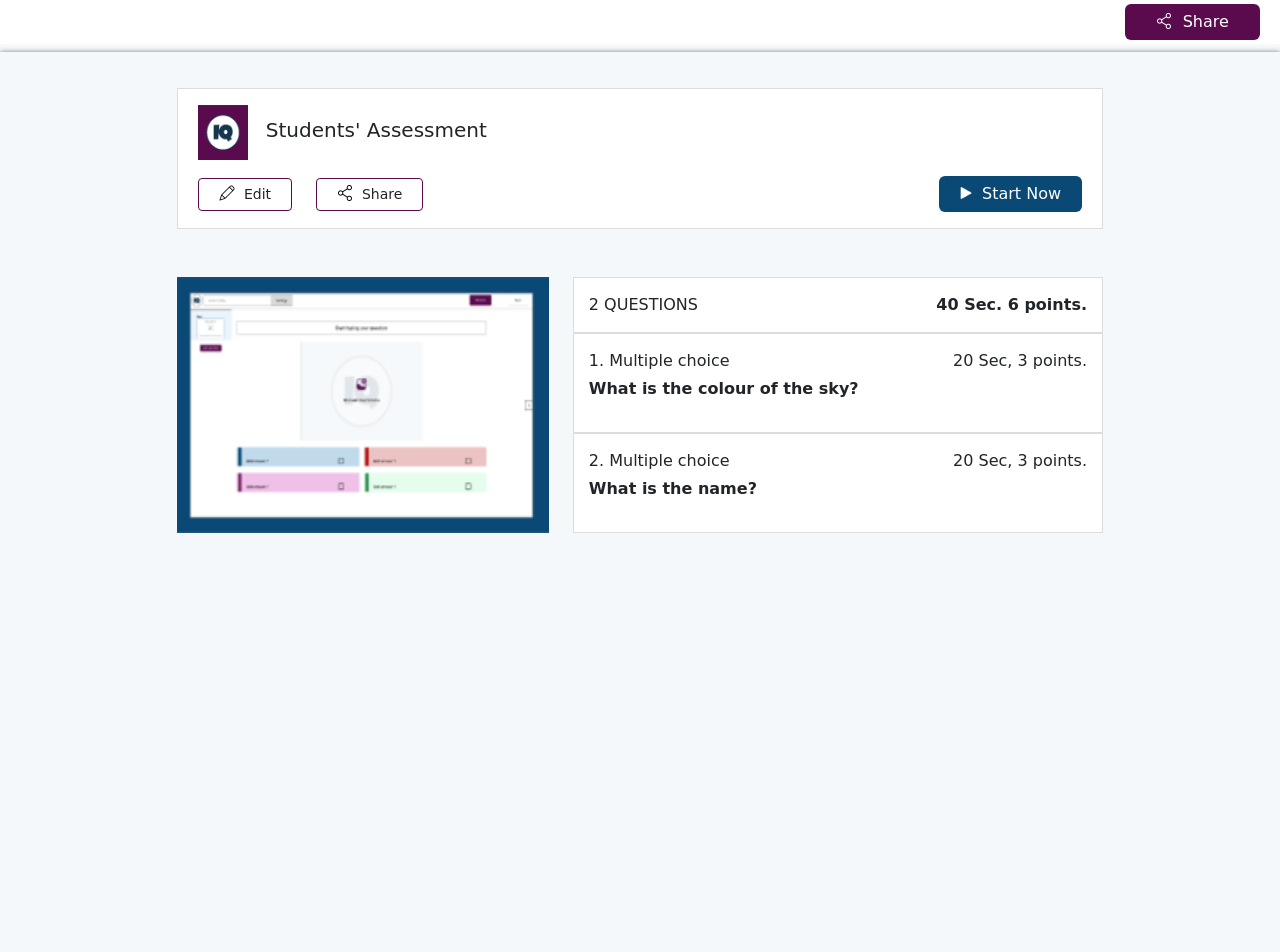
<file: index.html>
<!DOCTYPE html>
<html lang="en">
<head>
    <meta charset="UTF-8">
    <title>Students' Assessment</title>
    <meta name="author" content="Namubiru Phionah">
    <meta name="description" content="Students' Assessment">
    <meta name="viewport" content="width=device-width, initial-scale=1.0">
    <link href="https://cdn.jsdelivr.net/npm/bootstrap@5.3.0/dist/css/bootstrap.min.css" rel="stylesheet">
    <style>
        body {
            overflow: hidden;
            background-color: #f8f9fa;
        }
        .btn {
            padding: 5px 20px 5px 20px;
        }
        .fifi-top-bar {
            display: flex;
            justify-content: end;
            padding-right: 20px;
            background: #FFF;
        }
        .fifi-assessment-container {
            min-height: 100vh;
            max-width: 100%;
            margin: auto;
            padding: 20px;
            background: #F5F8FB;
            box-shadow: 0 0 5px rgba(0, 0, 0, 0.5);
        }
        .fifi-assessment-header {
            align-items: center;
            background: #FFF;
            border: 1px solid #ddd;
            padding: 0 20px 0 20px;
        }
        .fifi-assessment-header-text {
            display: flex;
            align-items: center;
            justify-content: space-between;
        }
        .fifi-assessment-header img {
            width: 50px;
            height: 55px;
        }
        .fifi-question-box {
            padding: 15px;
            background: #FFF;
            border: 1px solid #ddd;
        }
        .fifi-question-box-flex {
            display: flex;
            align-items: center;
            justify-content: space-between;
        }
    </style>
</head>
<body>
    <div class="fifi-top-bar">
        <button class="btn mt-1 mb-1" style="background-color:#5A0B4D; color:#FFF">
            &nbsp; <img src="icon-share-2.png" alt="" style="height:16px; width:16px;" class="mb-1">&nbsp; Share &nbsp;
        </button>
    </div>
    <div class="fifi-assessment-container mt-2">
        <div class="container align-items-center">
            <div class="row justify-content-center">
                <div class="col-10 mt-3">
                    <div class="fifi-assessment-header mb-3">
                        <p class="mt-3"> <img src="logo.png" alt="">
                            <strong class="h5"> &nbsp; Students' Assessment</strong>
                        </p>
                        <div class="fifi-assessment-header-text mb-3">
                            <div class="d-flex align-items-center">
                                <button class="btn btn-sm" style="border:1px solid #5A0B4D;">
                                    <img src="icon-edit.png" alt="" style="height:16px; width:16px;" class="mb-1">&nbsp; Edit
                                </button>
                                <button class="btn btn-sm ms-4" style="border:1px solid #5A0B4D;">
                                    <img src="icon-share.png" alt="" style="height:16px; width:16px;" class="mb-1">&nbsp; Share
                                </button>
                            </div>
                            <div>
                                <button class="btn" style="background-color:#0A4975; color:#FFF">
                                    <img src="icon-play.png" alt="" style="height:12px; width:12px;" class="mb-1">&nbsp; Start Now
                                </button>
                            </div>
                        </div>
                    </div>
                    <div class="row mt-5">
                        <div class="col-5">
                            <img src="picture.png" alt="" width="100%" height="100%">
                        </div>
                        <div class="col-7">
                            <div class="">
                                <div class="fifi-question-box">
                                    <div class="fifi-question-box-flex">
                                        <h6 class="mb-0">2 QUESTIONS</h6>
                                        <span style="font-weight:600;">40 Sec. 6 points.</span>
                                    </div>
                                </div>
                                <div class="fifi-question-box">
                                    <div class="fifi-question-box-flex mb-1">
                                        <h6 class="mb-0" style="font-weight:400;">1. Multiple choice</h6>
                                        <span>20 Sec, 3 points.</span>
                                    </div>
                                    <p><strong>What is the colour of the sky?</strong></p>
                                </div>
                                <div class="fifi-question-box">
                                    <div class="fifi-question-box-flex mb-1">
                                        <h6 class="mb-0" style="font-weight:400;">2. Multiple choice</h6>
                                        <span>20 Sec, 3 points.</span>
                                    </div>
                                    <p><strong>What is the name?</strong></p>
                                </div>
                            </div>
                        </div>
                    </div>
                </div>
            </div>
        </div>
    </div>
    <script src="https://cdn.jsdelivr.net/npm/bootstrap@5.3.0/dist/js/bootstrap.bundle.min.js"></script>
</body>
</html>
</file>
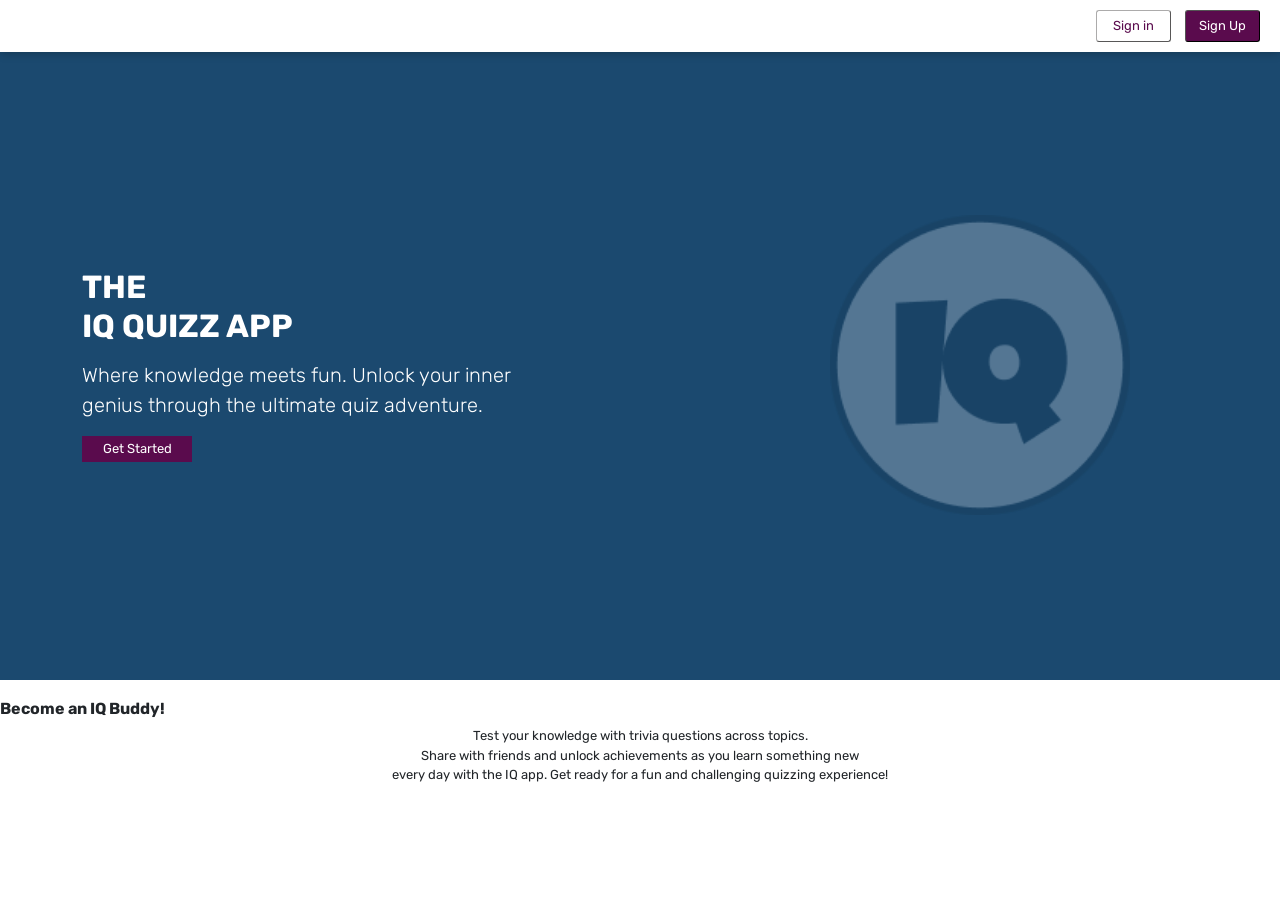
<file: landing.html>
<!DOCTYPE html>
<html lang="en">
<head>
    <meta charset="UTF-8">
    <meta name="viewport" content="width=device-width, initial-scale=1.0">
    <title>LANDING PAGE</title>
    <link href="https://fonts.googleapis.com/css2?family=Rubik:wght@400;700&display=swap" rel="stylesheet">
    <link href="https://cdn.jsdelivr.net/npm/bootstrap@5.3.3/dist/css/bootstrap.min.css" rel="stylesheet" integrity="sha384-QWTKZyjpPEjISv5WaRU9OFeRpok6YctnYmDr5pNlyT2bRjXh0JMhjY6hW+ALEwIH" crossorigin="anonymous">
    <link rel="stylesheet" href="/css/landing.css">
</head>
<body>
    <!-- NAVBAR --> 
     <div class="navbar">
        <div class=""><img class="navlogo"  style="width: 40px;" src="/Assests/Group 2 anyi[1].png" alt="navlogo"></div>
        <div><button class="signin" style="height: 32px; font-size: small; border-radius: 3px; margin-right: 10px; background-color: white; border-color: rgb(172, 171, 171); width: 75px; border-width: 1px;"><a href="./pages/signin.html" style="color: #5a0b4d; text-decoration: none;">Sign in</a></button>
        <button class="signup" style="height: 32px; font-size: small; border-radius: 3px; background-color: #5a0b4d; color: white; width: 75px; border-width: 1px;"><a href="./pages/signup.html" style="color: white; text-decoration: none;">Sign Up</a></button></div>
    </div>

    <!-- Hero section -->
    <header class="hero" style="height: 70vh; display: flex;">
        <div class="container" style="align-self: center; text-wrap: nowrap;">
            <h1 class="display-4" style="font-weight: bold;">THE <br> IQ QUIZZ APP</h1>
            <p class="lead" style="font-weight: 5px; margin-top: 15px;">Where knowledge meets fun. Unlock your inner <br> genius through the ultimate quiz adventure.</p>
            <button class="lead1" style="background-color: #5a0b4d; border: none; width: 110px; font-size: small; padding-top: 3px; padding-bottom: 3px;"><a href="/pages/signin.html" class="btn-danger" style="margin-top: 15px; color: white; text-decoration: none;">Get Started</a></button>
        </div>
        <div style="align-self: center; margin-right: 130px;">
            <img class="img" style="opacity: 25%; width: 300px;;" src="/Assests/Group 2 anyi[1].png" alt="icon">
        </div>
    </header> 
    <!-- <section class="info-section" style="margin-top: 0; padding-top: 0; background-color: white;"> -->
        <div class="contain1" style="justify-items: center; align-items: center;  background-color: white;">
            <h2 style="margin-top: 0; padding-top: 19px; padding-bottom: 0; font-size: medium; font-weight: bold;">Become an IQ Buddy!</h2>
            <p class="fint" style=" text-align: center;">Test your knowledge with trivia questions across topics. <br> Share with friends and unlock achievements as you learn something new <br> every day with the IQ app. Get ready for a fun and challenging quizzing experience!</p>
        </div>
    </section>
    <script src="https://cdn.jsdelivr.net/npm/bootstrap@5.3.3/dist/js/bootstrap.bundle.min.js" integrity="sha384-YvpcrYf0tY3lHB60NNkmXc5s9fDVZLESaAA55NDzOxhy9GkcIdslK1eN7N6jIeHz" crossorigin="anonymous"></script>
</body>
</html>
</file>
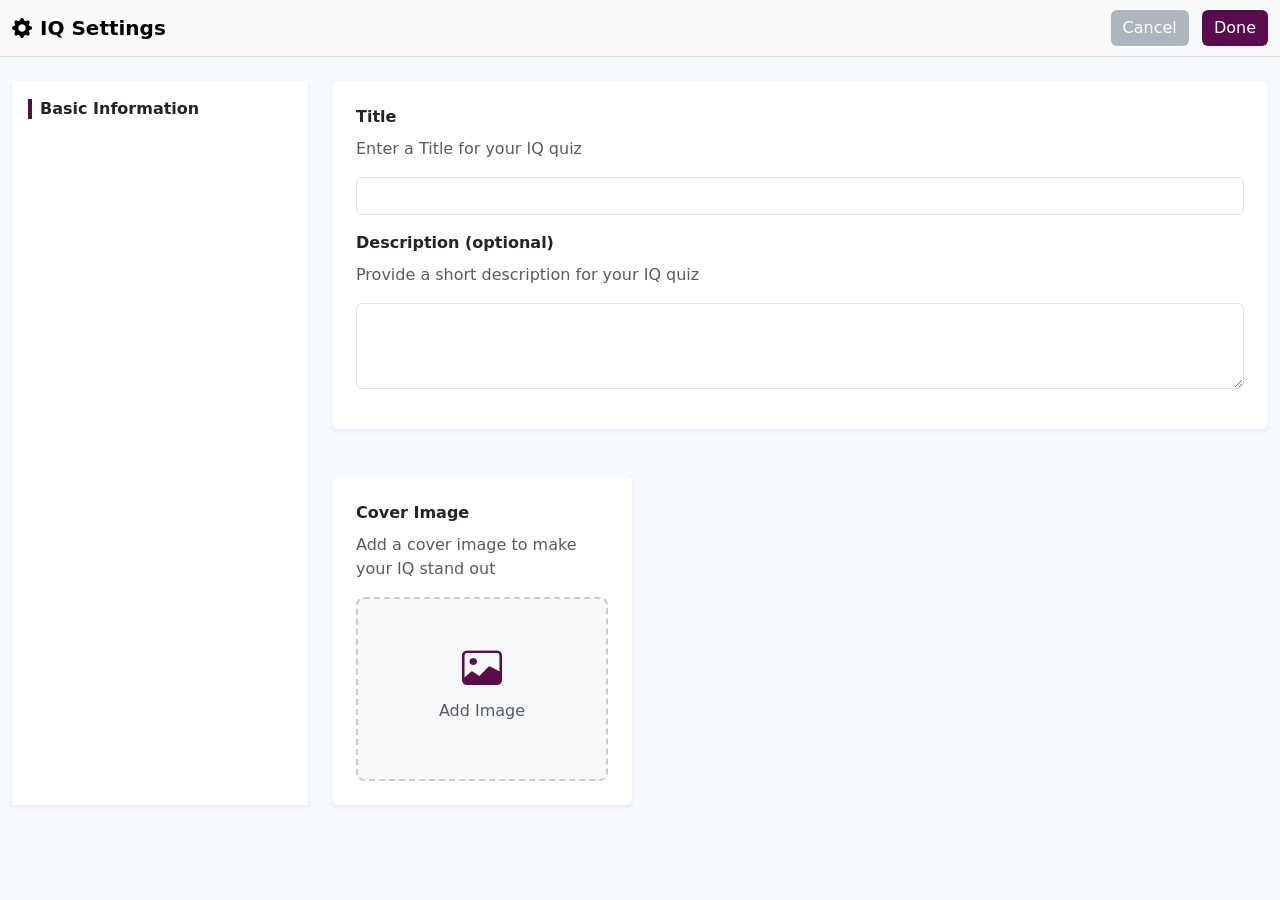
<file: pagethree.html>
<!DOCTYPE html>
<html lang="en">
<head>
    <meta charset="UTF-8">
    <meta name="viewport" content="width=device-width, initial-scale=1.0">
    <title>Quiz Settings</title>
    <link href="https://cdn.jsdelivr.net/npm/bootstrap@5.3.0/dist/css/bootstrap.min.css" rel="stylesheet">
    <link rel="stylesheet" href="https://cdn.jsdelivr.net/npm/bootstrap-icons/font/bootstrap-icons.css">
    <link rel="stylesheet" href="pagethree.css">
</head>
<body>
    <!-- Navigation Bar -->
    <nav class="navbar navbar-light" style="background-color: #f8f9fa;">
        <div class="container-fluid">
            <a class="navbar-brand d-flex align-items-center fw-bold">
                <i class="bi bi-gear-fill me-2"></i>
             IQ Settings
            </a>
        <div>
                <button class="btn btn-secondary me-2" type="button">Cancel</button>
                <button class="btn btn-primary" type="button">Done</button>
            </div>
        </div>
    </nav>

    <div class="container-fluid mt-4">
        <div class="row">
            <!-- Sidebar -->
            <div class="col-lg-3 col-md-4 col-12">
                <div class="bg-white shadow-sm p-3 h-100">
                    <p class="fw-bold d-flex align-items-center">
                        <!-- <span class="border-start border-4 border-color: #5a0b4d" style="height: 20px; border-color:#5a0b4d;"></span> -->
                        <span class="sidebar-border"></span>
                        Basic Information
                    </p>
                </div>
            </div>

            <!-- Main Content -->
            <div class="col-lg-9 col-md-8 col-12">
                <div class="card shadow-sm p-4 mb-5">
                    <div class="mb-3">
                        <label class="form-label fw-bold">Title</label>
                        <p class="text-muted">Enter a Title for your IQ quiz</p>
                        <input type="text" class="form-control">
                    </div>
                    <div class="mb-3">
                        <label class="form-label fw-bold">Description (optional)</label>
                        <p class="text-muted">Provide a short description for your IQ quiz</p>
                        <textarea class="form-control" rows="3"></textarea>
                    </div>
                </div>
                    <div class="card shadow-sm p-4" style="width: 300px;">
                        <label class="form-label fw-bold">Cover Image</label>
                        <p class="text-muted">Add a cover image to make your IQ stand out</p>
                        <div class="image-upload">
                            <i class="bi bi-image"></i>
                            <p class="text-muted">Add Image</p>
                        </div>
                    </div>
            </div>
        </div>
    </div>

    <script src="https://cdn.jsdelivr.net/npm/bootstrap@5.3.0/dist/js/bootstrap.bundle.min.js"></script>
</body>
</html>
</file>
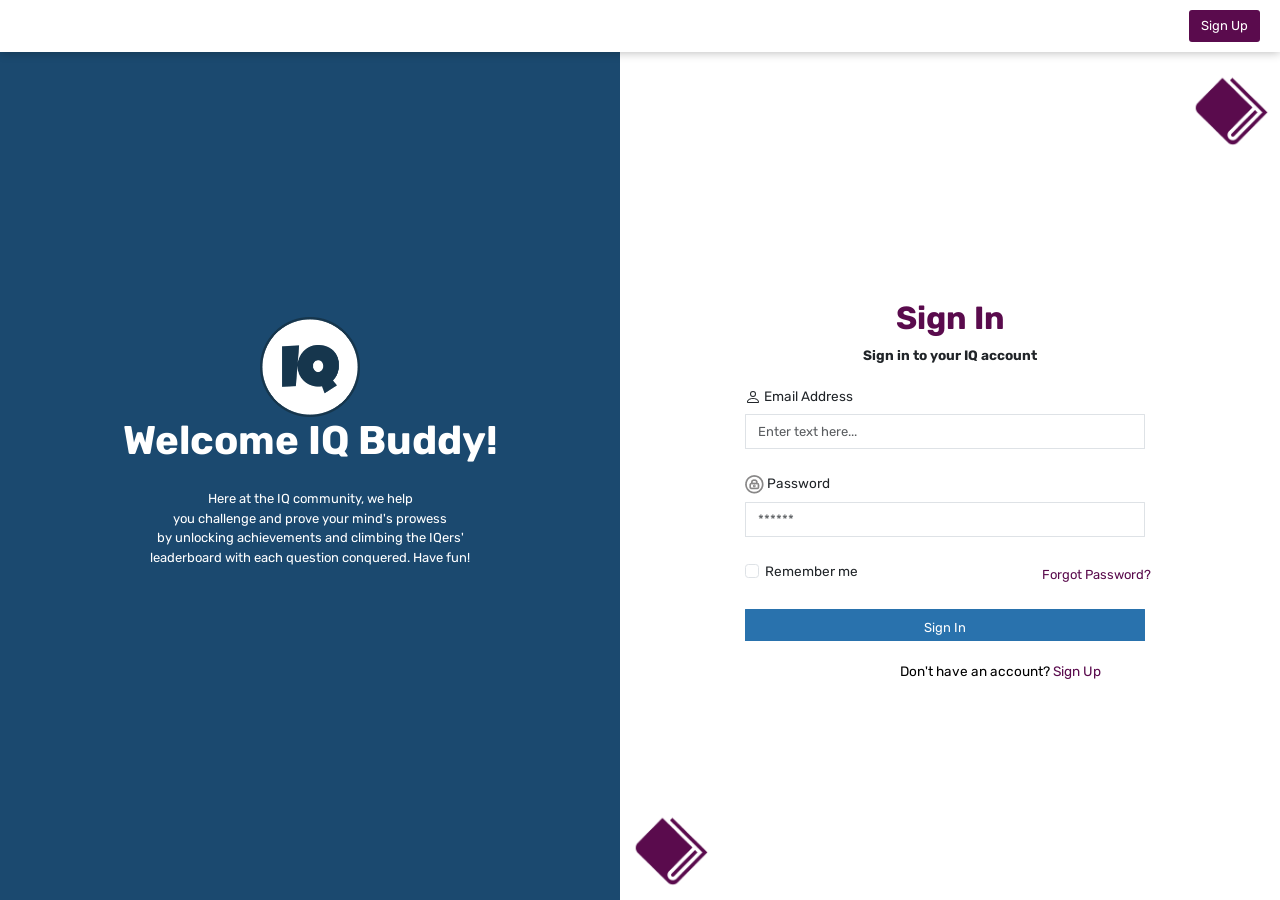
<file: pages/dashboard.html>
<!DOCTYPE html>
<html lang="en">

<head>
    <meta charset="UTF-8">
    <meta name="viewport" content="width=device-width, initial-scale=1.0">
    <title>Dashboard</title>
    <link href="https://fonts.googleapis.com/css2?family=Rubik:wght@400;700&display=swap" rel="stylesheet">
    <link href="https://cdn.jsdelivr.net/npm/bootstrap@5.3.3/dist/css/bootstrap.min.css" rel="stylesheet">
    <link rel="stylesheet" href="/css/dashboard.css">
</head>

<body>

    <!-- NAVBAR -->
    <div class="navbar">
        <button id="btn-logout" class="btn btn-logout" onclick="logout()">Logout</button>
    </div>

    <!-- MAIN CONTAINER -->
    <div class="main-container">
        <div class="left-panel">
           <h3 id="userGreeting">Hi, User</h3>
           <h4>Welcome, lets get you started!</h4>
        </div>
            <div class="div1">
                <img style="margin-left: 10px; margin-top: 17px; width: 23px;" src="/Assests/tabler_book.png" alt="image1">
                <h6 style="font-size: small; font-weight: bold; margin-left: 10px; margin-top: 5px;">Create your IQ quiz</h6>
                <p style="font-size: small; margin-left: 10px; margin-top: 5px;">Tap "Create" to begin building your quiz. Set points and time limits per <br> question, add as many questons in your IQ quiz as you like. You save, <br> publish, and share via emial or social media too!</p>
                <button id="create-quiz-btn" class="btn btn-primary mt-3" style="display: none; margin-left: 10px; padding-left: 10px; padding-right: 10px;"
                    onclick="goToCreateQuiz()">Create</button>
            </div>

            <div class="div1" style="margin-top: 20px;">
                <img style="margin-left: 10px; margin-top: 17px; width: 23px;" src="/Assests/Folder.png" alt="image1">
                <h6 style="font-size: small; font-weight: bold; margin-left: 10px; margin-top: 5px;">View, preview publish and share saved quizes</h6>
                <p style="font-size: small; margin-left: 10px; margin-top: 5px;">Access your previousy created and saved IQ quizes by exploring your <br> saved quizes folder.</p>
                <button class="btn11" style="color: white; margin-left: 10px; margin-top: 15px;">Saved</button>
            </div>
       

                
            </div>
        </div>
    </div>

    <script src="/js/dashboard.js"></script>
    <script src="https://cdn.jsdelivr.net/npm/bootstrap@5.3.3/dist/js/bootstrap.bundle.min.js"></script>
</body>

</html>
</file>
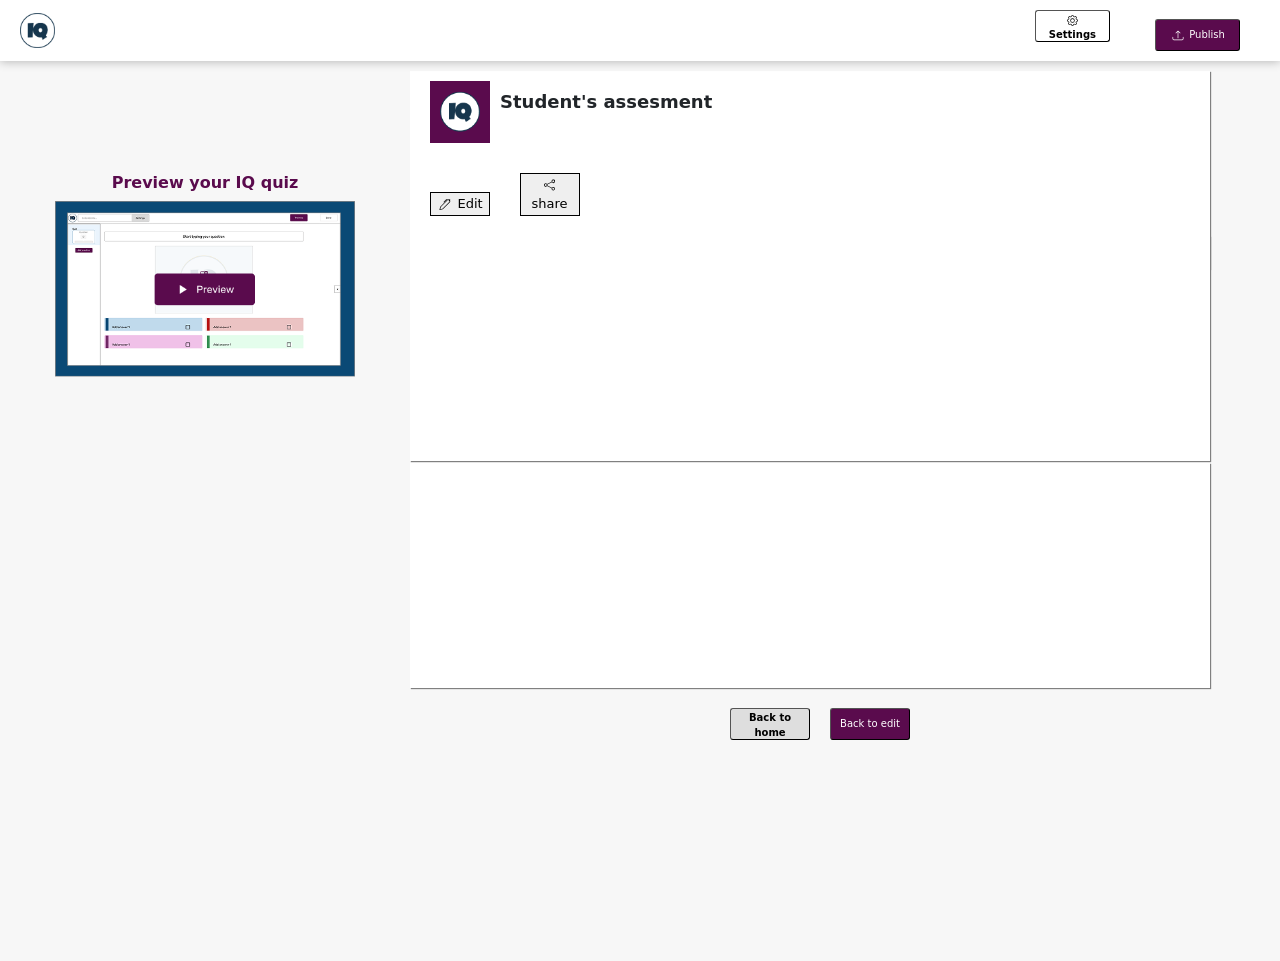
<file: pages/pageThree.html>
<!DOCTYPE html>
<html lang="en">
<head>
    <meta charset="UTF-8">
    <meta name="viewport" content="width=device-width, initial-scale=1.0">
    <title>Quiz Settings</title>
    <link href="https://fonts.googleapis.com/css2?family=Rubik:wght@400;700&display=swap" rel="stylesheet">
    <link href="https://cdn.jsdelivr.net/npm/bootstrap@5.3.0/dist/css/bootstrap.min.css" rel="stylesheet">
    <link rel="stylesheet" href="https://cdn.jsdelivr.net/npm/bootstrap-icons/font/bootstrap-icons.css">
    <link rel="stylesheet" href="/css/pageTwo.css">
</head>
<body>
    <!-- Navigation Bar -->
    <div class="navbar">
        <div><img style="width: 35px;" src="/Assests/Group 2 anyi[1].png"></div>
        <div><button class="Cancel" style="height: 32px; font-size: x-small; border-radius: 3px; margin-right: 40px; font-weight: bold; background-color: white;  width: 75px; border-width: 1px;"><a href="#" style="color: black; text-decoration: none;  border-color: rgb(172, 171, 171);"> <svg xmlns="http://www.w3.org/2000/svg" width="11" height="11" fill="currentColor" class="bi bi-gear" viewBox="0 0 16 16">
            <path d="M8 4.754a3.246 3.246 0 1 0 0 6.492 3.246 3.246 0 0 0 0-6.492M5.754 8a2.246 2.246 0 1 1 4.492 0 2.246 2.246 0 0 1-4.492 0"/>
            <path d="M9.796 1.343c-.527-1.79-3.065-1.79-3.592 0l-.094.319a.873.873 0 0 1-1.255.52l-.292-.16c-1.64-.892-3.433.902-2.54 2.541l.159.292a.873.873 0 0 1-.52 1.255l-.319.094c-1.79.527-1.79 3.065 0 3.592l.319.094a.873.873 0 0 1 .52 1.255l-.16.292c-.892 1.64.901 3.434 2.541 2.54l.292-.159a.873.873 0 0 1 1.255.52l.094.319c.527 1.79 3.065 1.79 3.592 0l.094-.319a.873.873 0 0 1 1.255-.52l.292.16c1.64.893 3.434-.902 2.54-2.541l-.159-.292a.873.873 0 0 1 .52-1.255l.319-.094c1.79-.527 1.79-3.065 0-3.592l-.319-.094a.873.873 0 0 1-.52-1.255l.16-.292c.893-1.64-.902-3.433-2.541-2.54l-.292.159a.873.873 0 0 1-1.255-.52zm-2.633.283c.246-.835 1.428-.835 1.674 0l.094.319a1.873 1.873 0 0 0 2.693 1.115l.291-.16c.764-.415 1.6.42 1.184 1.185l-.159.292a1.873 1.873 0 0 0 1.116 2.692l.318.094c.835.246.835 1.428 0 1.674l-.319.094a1.873 1.873 0 0 0-1.115 2.693l.16.291c.415.764-.42 1.6-1.185 1.184l-.291-.159a1.873 1.873 0 0 0-2.693 1.116l-.094.318c-.246.835-1.428.835-1.674 0l-.094-.319a1.873 1.873 0 0 0-2.692-1.115l-.292.16c-.764.415-1.6-.42-1.184-1.185l.159-.291A1.873 1.873 0 0 0 1.945 8.93l-.319-.094c-.835-.246-.835-1.428 0-1.674l.319-.094A1.873 1.873 0 0 0 3.06 4.377l-.16-.292c-.415-.764.42-1.6 1.185-1.184l.292.159a1.873 1.873 0 0 0 2.692-1.115z"/>
          </svg> Settings</a></button>
        <button class="Done" style="height: 32px; font-size: x-small; border-radius: 3px; background-color: #5a0b4d; width: 85px; border-width: 1px; margin-right: 20px;"><a href="#" style="color: white; text-decoration: none;"> <svg xmlns="http://www.w3.org/2000/svg" width="16" height="11" fill="currentColor" class="bi bi-upload" viewBox="0 0 16 16">
            <path d="M.5 9.9a.5.5 0 0 1 .5.5v2.5a1 1 0 0 0 1 1h12a1 1 0 0 0 1-1v-2.5a.5.5 0 0 1 1 0v2.5a2 2 0 0 1-2 2H2a2 2 0 0 1-2-2v-2.5a.5.5 0 0 1 .5-.5"/>
            <path d="M7.646 1.146a.5.5 0 0 1 .708 0l3 3a.5.5 0 0 1-.708.708L8.5 2.707V11.5a.5.5 0 0 1-1 0V2.707L5.354 4.854a.5.5 0 1 1-.708-.708z"/>
          </svg> Publish</a></button></div>
    </div>  
    <div style="display: flex; gap: 10px; background-color: rgb(247, 247, 247);">
        <div style="height: 100vh; width: 250px;">
            <div class="div12" style="display: flex; flex-direction: column; align-items: center; width: 350px; height: 230px; margin-left: 30px; justify-content: center; margin-top: 100px; background-color: rgb(247, 247, 247);">
                <h2 style="font-size: medium; font-weight: bold; color: #5a0b4d;" >Preview your IQ quiz</h2>
                <button style="border: none; background-color: rgb(247, 247, 247);"><a href="#"></a><img class="navlogo"  style="width: 300px;" src="/Assests/Frame 263.png" alt="navlogo"></a></button>   
            </div>
        </div>

        <div style="background-color: white; box-shadow: 1px 1px 1px grey; width: 800px; height: 22vh; margin-top: 10px; margin-left: 150px;">
            <div style="display: flex; gap: 10px; margin: 10px; margin-left: 20px;">
                <img style="width: 60px;" src="/Assests/Frame 258.png">
                <h3 style="font-size: large; font-weight: bold; margin-top: 10px;">Student's assesment</h3>
            </div>
            <div style="font-size: small; font-weight: bolder; margin-left: 20px; margin-top: 30px;">
                <button style="border: 1px solid; width: 60px;"><a style="text-decoration: none; color: black;" href="#"><svg xmlns="http://www.w3.org/2000/svg" width="16" height="11" fill="currentColor" class="bi bi-pen" viewBox="0 0 16 16">
                    <path d="m13.498.795.149-.149a1.207 1.207 0 1 1 1.707 1.708l-.149.148a1.5 1.5 0 0 1-.059 2.059L4.854 14.854a.5.5 0 0 1-.233.131l-4 1a.5.5 0 0 1-.606-.606l1-4a.5.5 0 0 1 .131-.232l9.642-9.642a.5.5 0 0 0-.642.056L6.854 4.854a.5.5 0 1 1-.708-.708L9.44.854A1.5 1.5 0 0 1 11.5.796a1.5 1.5 0 0 1 1.998-.001m-.644.766a.5.5 0 0 0-.707 0L1.95 11.756l-.764 3.057 3.057-.764L14.44 3.854a.5.5 0 0 0 0-.708z"/>
                  </svg> Edit</a></button>
                <button style="border: 1px solid; width: 60px; margin-left: 25px;"><a style="text-decoration: none; color: black;" href="#"><svg xmlns="http://www.w3.org/2000/svg" width="11" height="16" fill="currentColor" class="bi bi-share" viewBox="0 0 16 16">
                    <path d="M13.5 1a1.5 1.5 0 1 0 0 3 1.5 1.5 0 0 0 0-3M11 2.5a2.5 2.5 0 1 1 .603 1.628l-6.718 3.12a2.5 2.5 0 0 1 0 1.504l6.718 3.12a2.5 2.5 0 1 1-.488.876l-6.718-3.12a2.5 2.5 0 1 1 0-3.256l6.718-3.12A2.5 2.5 0 0 1 11 2.5m-8.5 4a1.5 1.5 0 1 0 0 3 1.5 1.5 0 0 0 0-3m11 5.5a1.5 1.5 0 1 0 0 3 1.5 1.5 0 0 0 0-3"/>
                  </svg> share</a></button>
            </div>

        <div style="background-color: white; box-shadow: 1px 1px 1px grey; height: 25vh; margin-top: 20px; width: 800px;">
            
        </div>  

        <div style="background-color: white; box-shadow: 1px 1px 1px grey; height: 25vh; margin-top: 2px; width: 800px;">
        </div>  
        
        <div style="display: flex; gap: 20px;">
            <button class="Done" style="height: 32px; font-size: x-small; border-radius: 3px; font-weight: bold; background-color: #dedede; width: 80px; border-width: 1px; margin-top: 20px; margin-left: 40%;"><a href="#" style="color: black; text-decoration: none;">Back to home</a></button>
        <button class="Done" style="height: 32px; font-size: x-small; border-radius: 3px; background-color: #5a0b4d; width: 80px; border-width: 1px; margin-top: 20px;"><a href="#" style="color: white; text-decoration: none;">Back to edit</a></button>
        </div>
        </div>
    
        
    <script src="https://cdn.jsdelivr.net/npm/bootstrap@5.3.0/dist/js/bootstrap.bundle.min.js"></script>
</body>
</html>
</file>
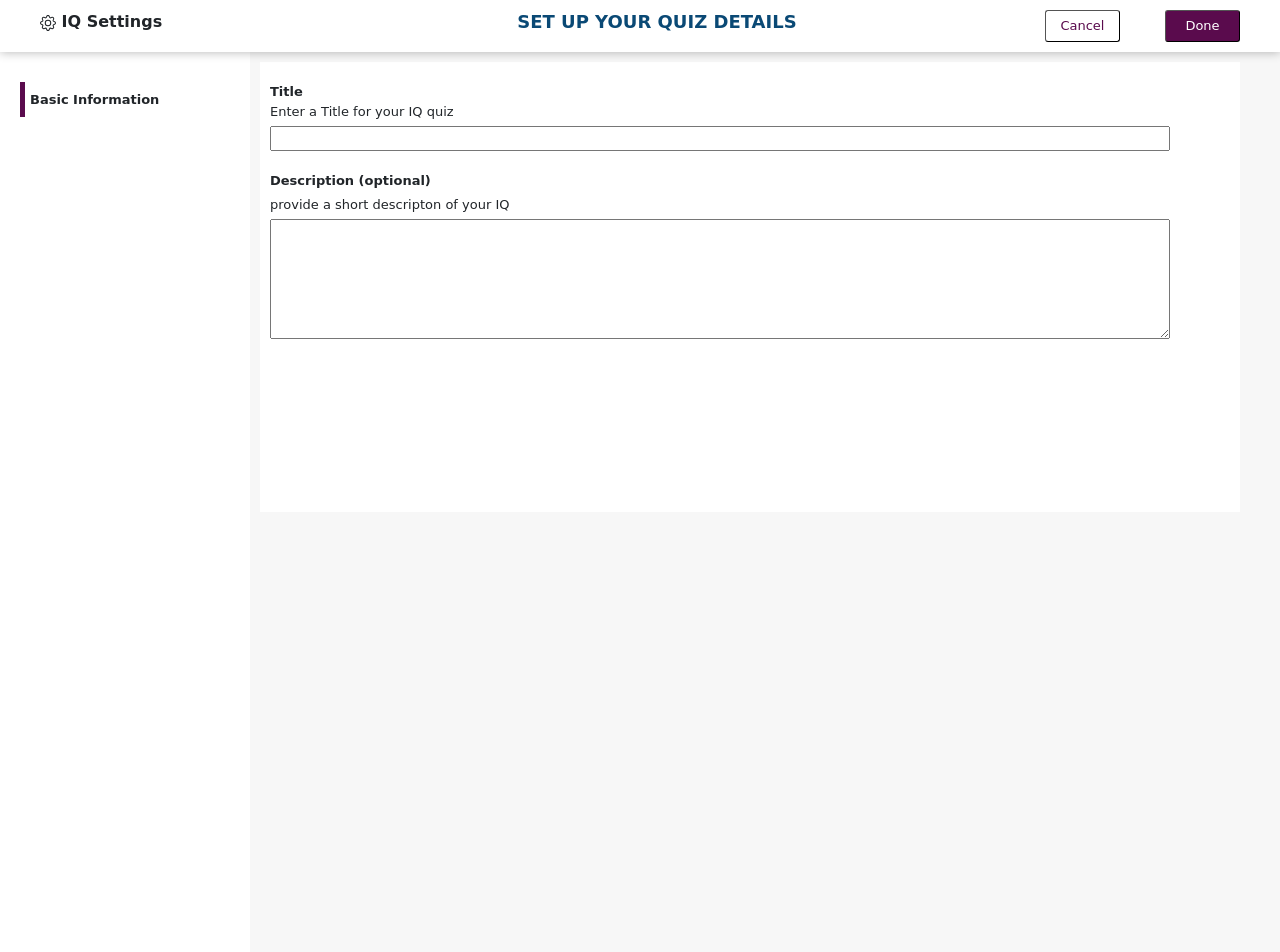
<file: pages/pageTwo.html>
<!DOCTYPE html>
<html lang="en">
<head>
    <meta charset="UTF-8">
    <meta name="viewport" content="width=device-width, initial-scale=1.0">
    <title>Quiz Settings</title>
    <link href="https://fonts.googleapis.com/css2?family=Rubik:wght@400;700&display=swap" rel="stylesheet">
    <link href="https://cdn.jsdelivr.net/npm/bootstrap@5.3.0/dist/css/bootstrap.min.css" rel="stylesheet">
    <link rel="stylesheet" href="https://cdn.jsdelivr.net/npm/bootstrap-icons/font/bootstrap-icons.css">
    <link rel="stylesheet" href="/css/pageTwo.css">
</head>
<body>
    <!-- Navigation Bar -->
    <div class="navbar">
        <div class="" style=" display: flex; align-items: center; gap: 5px;">
            <h1 style="font-size: medium; font-weight: bold; margin-left: 20px; align-items: center;"><svg xmlns="http://www.w3.org/2000/svg" width="16" height="16" fill="currentColor" class="bi bi-gear" viewBox="0 0 16 16">
                <path d="M8 4.754a3.246 3.246 0 1 0 0 6.492 3.246 3.246 0 0 0 0-6.492M5.754 8a2.246 2.246 0 1 1 4.492 0 2.246 2.246 0 0 1-4.492 0"/>
                <path d="M9.796 1.343c-.527-1.79-3.065-1.79-3.592 0l-.094.319a.873.873 0 0 1-1.255.52l-.292-.16c-1.64-.892-3.433.902-2.54 2.541l.159.292a.873.873 0 0 1-.52 1.255l-.319.094c-1.79.527-1.79 3.065 0 3.592l.319.094a.873.873 0 0 1 .52 1.255l-.16.292c-.892 1.64.901 3.434 2.541 2.54l.292-.159a.873.873 0 0 1 1.255.52l.094.319c.527 1.79 3.065 1.79 3.592 0l.094-.319a.873.873 0 0 1 1.255-.52l.292.16c1.64.893 3.434-.902 2.54-2.541l-.159-.292a.873.873 0 0 1 .52-1.255l.319-.094c1.79-.527 1.79-3.065 0-3.592l-.319-.094a.873.873 0 0 1-.52-1.255l.16-.292c.893-1.64-.902-3.433-2.541-2.54l-.292.159a.873.873 0 0 1-1.255-.52zm-2.633.283c.246-.835 1.428-.835 1.674 0l.094.319a1.873 1.873 0 0 0 2.693 1.115l.291-.16c.764-.415 1.6.42 1.184 1.185l-.159.292a1.873 1.873 0 0 0 1.116 2.692l.318.094c.835.246.835 1.428 0 1.674l-.319.094a1.873 1.873 0 0 0-1.115 2.693l.16.291c.415.764-.42 1.6-1.185 1.184l-.291-.159a1.873 1.873 0 0 0-2.693 1.116l-.094.318c-.246.835-1.428.835-1.674 0l-.094-.319a1.873 1.873 0 0 0-2.692-1.115l-.292.16c-.764.415-1.6-.42-1.184-1.185l.159-.291A1.873 1.873 0 0 0 1.945 8.93l-.319-.094c-.835-.246-.835-1.428 0-1.674l.319-.094A1.873 1.873 0 0 0 3.06 4.377l-.16-.292c-.415-.764.42-1.6 1.185-1.184l.292.159a1.873 1.873 0 0 0 2.692-1.115z"/>
              </svg> IQ Settings</h1>
              <h3 style="font-size: large; font-weight: bold; color: #0A4975; margin-left: 350px;">SET UP YOUR QUIZ DETAILS</h3>
        </div>
        <div><button class="Cancel" style="height: 32px; font-size: small; border-radius: 3px; margin-right: 40px; background-color: white;  width: 75px; border-width: 1px;"><a href="#" style="color: #5a0b4d; text-decoration: none;  border-color: rgb(172, 171, 171);">Cancel</a></button>
        <button class="Done" style="height: 32px; font-size: small; border-radius: 3px; background-color: #5a0b4d; width: 75px; border-width: 1px; margin-right: 20px;"><a href="#" style="color: white; text-decoration: none;">Done</a></button></div>
    </div>  
    <div style="display: flex; gap: 10px; background-color: rgb(247, 247, 247);">
        <div style="background-color: white; height: 100vh; width: 250px; display: flex;">
            <div style="background-color: #5a0b4d; width: 5px; height: 35px; margin-left: 20px; margin-top: 30px;"></div><div><h3 style="font-size: small; padding-top: 10px; font-weight: bold; margin-left: 5px; margin-top: 30px;">Basic Information</h3></div>
        </div>
        <div style="background-color: white; height: 50vh; margin-top: 10px; width: 980px;">
            <div style="font-size: small; margin-top: 20px; margin-left: 10px;">
                <label style="font-weight: bold;">Title</label>
                <p style="margin-bottom: 5px;">Enter a Title for your IQ quiz</p>
                <input type="text" style="height: 25px; width: 900px;">
            </div>
            <div style="font-size: small; margin-top: 20px; margin-left: 10px;">
                <label style="font-weight: bold;">Description (optional)</label>
                <p style="margin-bottom: 5px; margin-top: 4px;">provide a short descripton of your IQ</p>
                <textarea style="width: 900px; height: 120px;"></textarea>
            </div>
           
            </div>
        </div>
    
        
    <script src="https://cdn.jsdelivr.net/npm/bootstrap@5.3.0/dist/js/bootstrap.bundle.min.js"></script>
</body>
</html>
</file>
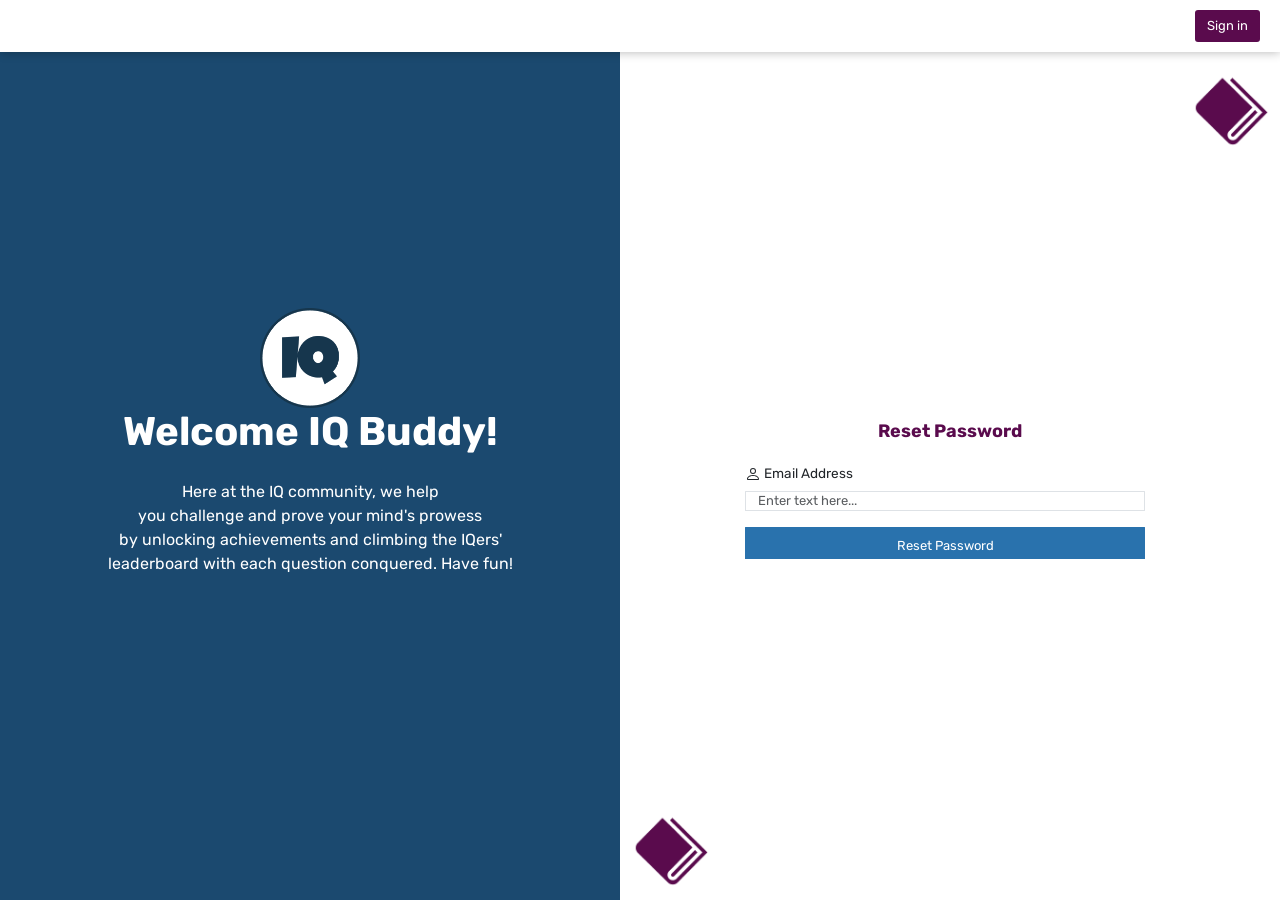
<file: pages/reset.html>
<!DOCTYPE html>
<html lang="en">
<head>
    <meta charset="UTF-8">
    <meta name="viewport" content="width=device-width, initial-scale=1.0">
    <title>RESET</title>
    <link href="https://fonts.googleapis.com/css2?family=Rubik:wght@400;700&display=swap" rel="stylesheet">
    <link href="https://cdn.jsdelivr.net/npm/bootstrap@5.3.3/dist/css/bootstrap.min.css" rel="stylesheet" integrity="sha384-QWTKZyjpPEjISv5WaRU9OFeRpok6YctnYmDr5pNlyT2bRjXh0JMhjY6hW+ALEwIH" crossorigin="anonymous">
    <link rel="stylesheet" href="/css/reset.css">
</head>
<body>

    <!-- NAVBAR -->
    <div class="navbar">
        <button class="btn btn-signup" style="height: 32px; font-size: small; border-radius: 3px;"><a href="./signin.html" style="color: white; text-decoration: none;">Sign in</a></button>
    </div>
    
    <!-- LOGO -->
    <div class="main-container m-0 p-0">

            <div class="col-md-6 left-panel">
                <img src="/Assests/Group 2 anyi[1].png" alt="Logo" class="img-fluid" style="width: 100px;">
                <h1 class="fw-bold">Welcome IQ Buddy!</h1>
                <p class="text-center mt-3">Here at the IQ community, we help <br> you challenge and prove your mind's prowess <br> by unlocking achievements and climbing the IQers' <br> leaderboard with each question conquered. Have fun!</p>
            </div>

            <!-- RESET PASSWORD -->
            <div><img class="img1" src="/Assests/icomoon-free_book.png" alt="Book Icon" style="width: 80px; height: 80px; position: absolute; top: 70px; right: 10px;"></div>
            <div class="col-md-6 right-panel position-relative">
                <div class="form-container" id="Reset">
                   
                    <div class="form-header">
                        <h2 class="fw-bold" style="font-size: large;">Reset Password</h2>
                    </div>
                    <form>
                        <div class="mb-3">
                            <label for="email" class="form-label"><svg xmlns="http://www.w3.org/2000/svg" width="16" height="16" fill="currentColor" class="bi bi-person" viewBox="0 0 16 16">
                                <path d="M8 8a3 3 0 1 0 0-6 3 3 0 0 0 0 6m2-3a2 2 0 1 1-4 0 2 2 0 0 1 4 0m4 8c0 1-1 1-1 1H3s-1 0-1-1 1-4 6-4 6 3 6 4m-1-.004c-.001-.246-.154-.986-.832-1.664C11.516 10.68 10.289 10 8 10s-3.516.68-4.168 1.332c-.678.678-.83 1.418-.832 1.664z"/>
                              </svg> Email Address</label>
                            <input type="email" class="form-control" style="width: 400px; height: 20px; font-size: small; border-radius: 0.5px;" id="email" placeholder="Enter text here...">
                        </div>
                        <button type="button" class="btn btn-primary" style="height: 32px; font-size: small; border-radius: 0.5px;">Reset Password</button>
                    </form>
                    <img class="img3" src="/Assests/icomoon-free_book.png" alt="Book Icon" style="width: 80px; height: 80px; position: absolute; bottom: 10px; left: 10px;">
                </div>
            </div>
    </div>
    <script src="/js/reset.js"></script>
    <script src="https://cdn.jsdelivr.net/npm/bootstrap@5.3.3/dist/js/bootstrap.bundle.min.js" integrity="sha384-YvpcrYf0tY3lHB60NNkmXc5s9fDVZLESaAA55NDzOxhy9GkcIdslK1eN7N6jIeHz" crossorigin="anonymous"></script>
</body>
</html>
</file>
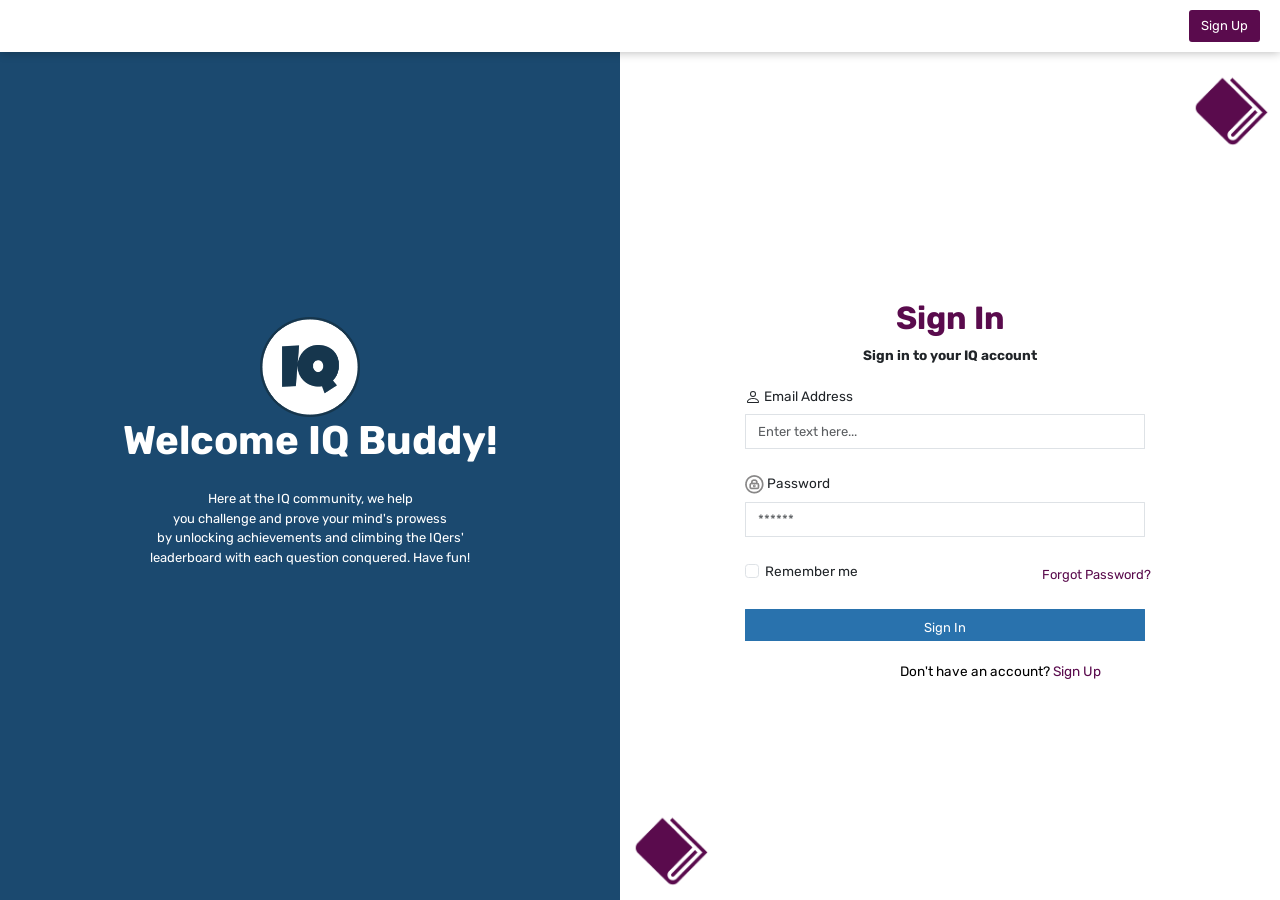
<file: pages/signin.html>
<!DOCTYPE html>
<html lang="en">
<head>
    <meta charset="UTF-8">
    <meta name="viewport" content="width=device-width, initial-scale=1.0">
    <title>SIGN IN</title>
    <link href="https://fonts.googleapis.com/css2?family=Rubik:wght@400;700&display=swap" rel="stylesheet">
    <link href="https://cdn.jsdelivr.net/npm/bootstrap@5.3.3/dist/css/bootstrap.min.css" rel="stylesheet" integrity="sha384-QWTKZyjpPEjISv5WaRU9OFeRpok6YctnYmDr5pNlyT2bRjXh0JMhjY6hW+ALEwIH" crossorigin="anonymous">
    <link rel="stylesheet" href="/css/signin.css">
</head>
<body>

    <!-- NAVBAR -->
    <div class="navbar">
        <button class="btn btn-signup" style="height: 32px; font-size: small; border-radius: 3px;"><a href="./signup.html" style="color: white; text-decoration: none;"> Sign Up</a></button>
    </div>
    
    <!-- LOGO -->
    <div class="main-container m-0 p-0">

            <div class="col-md-6 left-panel">
                <img src="/Assests/Group 2 anyi[1].png" alt="Logo" class="img-fluid" style="width: 100px;">
                <h1 class="fw-bold">Welcome IQ Buddy!</h1>
                <p class="text-center mt-3" style="font-size: small;">Here at the IQ community, we help <br> you challenge and prove your mind's prowess <br> by unlocking achievements and climbing the IQers' <br> leaderboard with each question conquered. Have fun!</p>
            </div>

            <!-- SIGNIN -->
            <div><img class="img1" src="/Assests/icomoon-free_book.png" alt="Book Icon" style="width: 80px; height: 80px; position: absolute; top: 70px; right: 10px;"></div>
             <div class="col-md-6 right-panel position-relative">
                <div class="form-container" id="signInForm">
                    <div class="form-header">
                        <h2 class="fw-bold">Sign In</h2>
                        <p class="fw-bold">Sign in to your IQ account</p>
                    </div>
                    <div class="error-message" id="errorMessage" style="display: none;">Invalid Login Details</div>

                
                    <form>
                        <div class="mb-4">
                            <label for="email" class="form-label"><svg xmlns="http://www.w3.org/2000/svg" width="16" height="16" fill="currentColor" class="bi bi-person" viewBox="0 0 16 16">
                                <path d="M8 8a3 3 0 1 0 0-6 3 3 0 0 0 0 6m2-3a2 2 0 1 1-4 0 2 2 0 0 1 4 0m4 8c0 1-1 1-1 1H3s-1 0-1-1 1-4 6-4 6 3 6 4m-1-.004c-.001-.246-.154-.986-.832-1.664C11.516 10.68 10.289 10 8 10s-3.516.68-4.168 1.332c-.678.678-.83 1.418-.832 1.664z"/>
                              </svg> Email Address</label>
                            <input type="email" class="form-control" style="width: 400px; height: 35px; font-size: small; border-radius: 0.5px;" id="email" placeholder="Enter text here...">
                        </div>

                        <div class="mb-4">
                            <label for="password" class="form-label"><img src="/Assests/icon.png"> Password</label>
                            <input type="password" class="form-control" style="width: 400px; height: 35px; font-size: small; border-radius: 0.5px;" id="password" placeholder="******">
                        </div>
                        <div class="mb-4 form-check">
                            <input type="checkbox" class="form-check-input" id="rememberMe">
                            <label class="form-check-label" for="rememberMe">Remember me</label>
                            <a href="./reset.html" class="forgot-password mt-1">Forgot Password?</a>
                        </div>
                        <button type="button" class="btn btn-primary" style="height: 32px; font-size: small; border-radius: 0.5px;" onclick="signIn()">Sign In</button>
                    </form>
                    <div class="form-footer">
                        <a href="./signup.html" onclick="showSignUp()" class="linkin"><span class="link1">Don't have an account?</span> <span class="link2">Sign Up</span></a>
                    </div>
                    <img class="img3" src="/Assests/icomoon-free_book.png" alt="Book Icon" style="width: 80px; height: 80px; position: absolute; bottom: 10px; left: 10px;">
                    </div>
             </div>
    </div>
    <script src="/js/signin.js"></script>
    <script src="https://cdn.jsdelivr.net/npm/bootstrap@5.3.3/dist/js/bootstrap.bundle.min.js" integrity="sha384-YvpcrYf0tY3lHB60NNkmXc5s9fDVZLESaAA55NDzOxhy9GkcIdslK1eN7N6jIeHz" crossorigin="anonymous"></script>
</body>
</html>
</file>
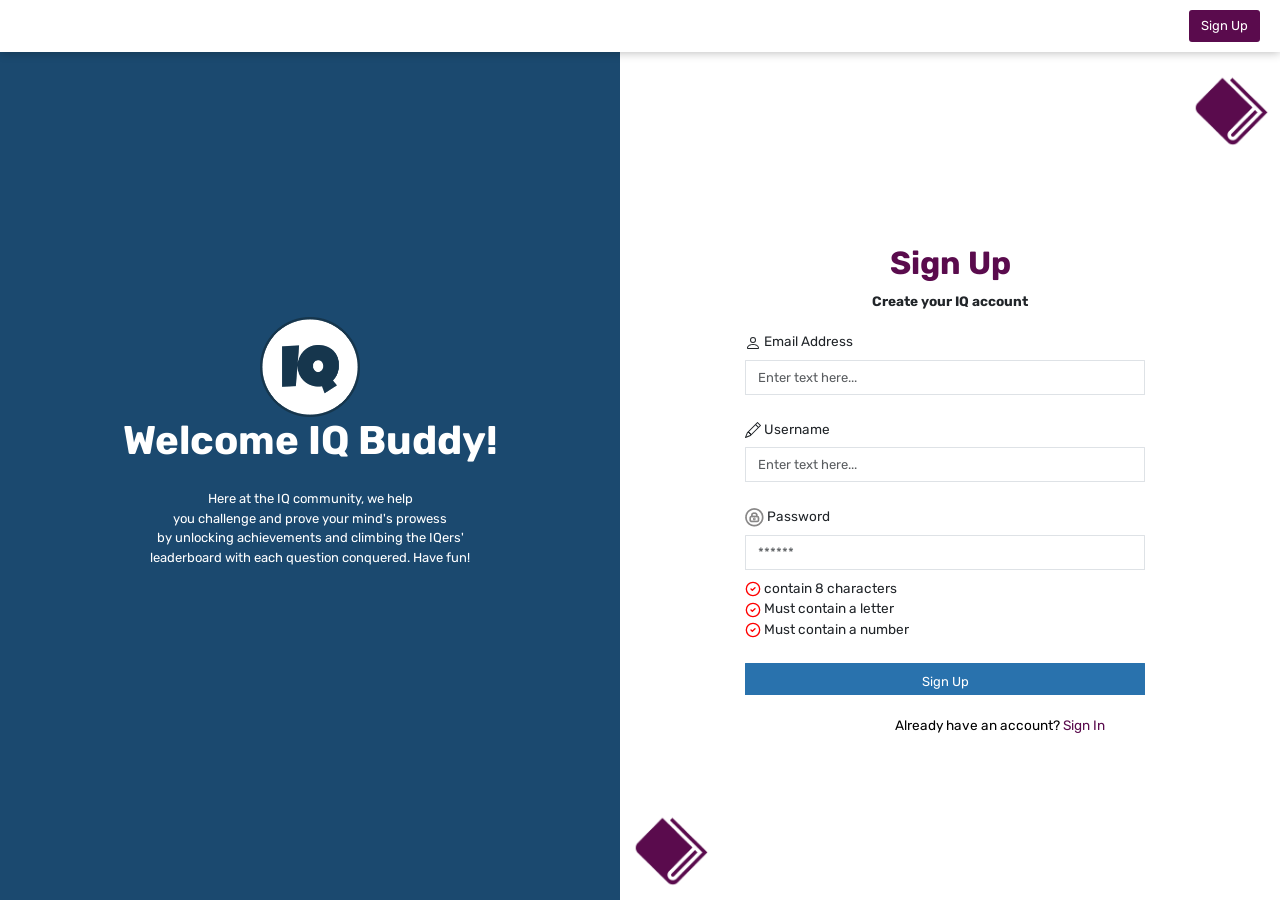
<file: pages/signup.html>
<!DOCTYPE html>
<html lang="en">
<head>
    <meta charset="UTF-8">
    <meta name="viewport" content="width=device-width, initial-scale=1.0">
    <title>SIGNUP</title>
    <link href="https://fonts.googleapis.com/css2?family=Rubik:wght@400;700&display=swap" rel="stylesheet">
    <link href="https://cdn.jsdelivr.net/npm/bootstrap@5.3.3/dist/css/bootstrap.min.css" rel="stylesheet" integrity="sha384-QWTKZyjpPEjISv5WaRU9OFeRpok6YctnYmDr5pNlyT2bRjXh0JMhjY6hW+ALEwIH" crossorigin="anonymous">
    <link rel="stylesheet" href="/css/signup.css">
</head>
<body>

    <!-- NAVBAR -->
    <div class="navbar">
        <button class="btn btn-signup" style="height: 32px; font-size: small; border-radius: 3px;">Sign Up</button>
    </div>
    
    <!-- LOGO -->
    <div class="main-container m-0 p-0">

            <div class="col-md-6 left-panel">
                <img src="/Assests/Group 2 anyi[1].png" alt="Logo" class="img-fluid" style="width: 100px;">
                <h1 class="fw-bold">Welcome IQ Buddy!</h1>
                <p class="text-center mt-3" style="font-size: small;">Here at the IQ community, we help <br> you challenge and prove your mind's prowess <br> by unlocking achievements and climbing the IQers' <br> leaderboard with each question conquered. Have fun!</p>
            </div>

            <!-- SIGNUP -->
            <div>
                <img class="img1" src="/Assests/icomoon-free_book.png" alt="Book Icon" style="width: 80px; height: 80px; position: absolute; top: 70px; right: 10px;">
            </div>
            <div class="col-md-6 right-panel position-relative">
                <div class="form-container" id="signUpForm">
                    <div class="form-header">
                        <h2 class="fw-bold mt-3">Sign Up</h2>
                        <p class="fw-bold">Create your IQ account</p>
                    </div>
                    <form>
                        <div class="mb-4">
                            <label for="signUpEmail" class="form-label"><svg xmlns="http://www.w3.org/2000/svg" width="16" height="16" fill="currentColor" class="bi bi-person" viewBox="0 0 16 16">
                                <path d="M8 8a3 3 0 1 0 0-6 3 3 0 0 0 0 6m2-3a2 2 0 1 1-4 0 2 2 0 0 1 4 0m4 8c0 1-1 1-1 1H3s-1 0-1-1 1-4 6-4 6 3 6 4m-1-.004c-.001-.246-.154-.986-.832-1.664C11.516 10.68 10.289 10 8 10s-3.516.68-4.168 1.332c-.678.678-.83 1.418-.832 1.664z"/>
                              </svg> Email Address</label>
                            <input type="email" class="form-control" style="width: 400px; height: 35px; font-size: small; border-radius: 0.5px;" id="signUpEmail" placeholder="Enter text here...">
                        </div>
                        <div class="mb-4">
                            <label for="username" class="form-label"><svg xmlns="http://www.w3.org/2000/svg" width="16" height="16" fill="currentColor" class="bi bi-pencil" viewBox="0 0 16 16">
                                <path d="M12.146.146a.5.5 0 0 1 .708 0l3 3a.5.5 0 0 1 0 .708l-10 10a.5.5 0 0 1-.168.11l-5 2a.5.5 0 0 1-.65-.65l2-5a.5.5 0 0 1 .11-.168zM11.207 2.5 13.5 4.793 14.793 3.5 12.5 1.207zm1.586 3L10.5 3.207 4 9.707V10h.5a.5.5 0 0 1 .5.5v.5h.5a.5.5 0 0 1 .5.5v.5h.293zm-9.761 5.175-.106.106-1.528 3.821 3.821-1.528.106-.106A.5.5 0 0 1 5 12.5V12h-.5a.5.5 0 0 1-.5-.5V11h-.5a.5.5 0 0 1-.468-.325"/>
                              </svg> Username</label>
                            <input type="text" class="form-control" style="width: 400px; height: 35px; font-size: small; border-radius: 0.5px;" id="username" placeholder="Enter text here...">
                        </div>
                        <div class="mb-4">
                            <label for="signUpPassword" class="form-label"><img src="/Assests/icon.png"> Password</label>
                            <input type="password" class="form-control" style="width: 400px; height: 35px; font-size: small; border-radius: 0.5px;" id="signUpPassword" placeholder="******">
                            <ul class="password-suggestions mt-2 p-0">
                                <li><svg xmlns="http://www.w3.org/2000/svg" width="16" height="16" viewBox="0 0 24 24" fill="none" stroke="red" stroke-width="2" stroke-linecap="round" stroke-linejoin="round">
                                    <circle cx="12" cy="12" r="10" />
                                    <path d="M9 12l2 2 4-4" />
                                  </svg> contain 8 characters</li>
                                <li><svg xmlns="http://www.w3.org/2000/svg" width="16" height="16" viewBox="0 0 24 24" fill="none" stroke="red" stroke-width="2" stroke-linecap="round" stroke-linejoin="round">
                                    <circle cx="12" cy="12" r="10" />
                                    <path d="M9 12l2 2 4-4" />
                                  </svg> Must contain a letter</li>
                                <li> <svg xmlns="http://www.w3.org/2000/svg" width="16" height="16" viewBox="0 0 24 24" fill="none" stroke="red" stroke-width="2" stroke-linecap="round" stroke-linejoin="round">
                                    <circle cx="12" cy="12" r="10" />
                                    <path d="M9 12l2 2 4-4" />
                                  </svg> Must contain a number</li>
                            </ul>
                        </div>
                        <button type="button" class="btn btn-primary" style="height: 32px; font-size: small; border-radius: 0.5px;" onclick="signUp()">Sign Up</button>
                    </form>
                    <div class="form-footer">
                        <a href="./signin.html" onclick="showSignIn()" class="linkin"><span class="link1">Already have an account?</span> <span class="link2">Sign In</span></a>
                    </div>
                    <img class="img" src="/Assests/icomoon-free_book.png" alt="Book Icon" style="width: 80px; height: 80px; position: absolute; bottom: 10px; left: 10px;">
                </div>
            </div>
    </div>
    <script src="/js/signup.js"></script>
    <script src="https://cdn.jsdelivr.net/npm/bootstrap@5.3.3/dist/js/bootstrap.bundle.min.js" integrity="sha384-YvpcrYf0tY3lHB60NNkmXc5s9fDVZLESaAA55NDzOxhy9GkcIdslK1eN7N6jIeHz" crossorigin="anonymous"></script>
</body>
</html>
</file>
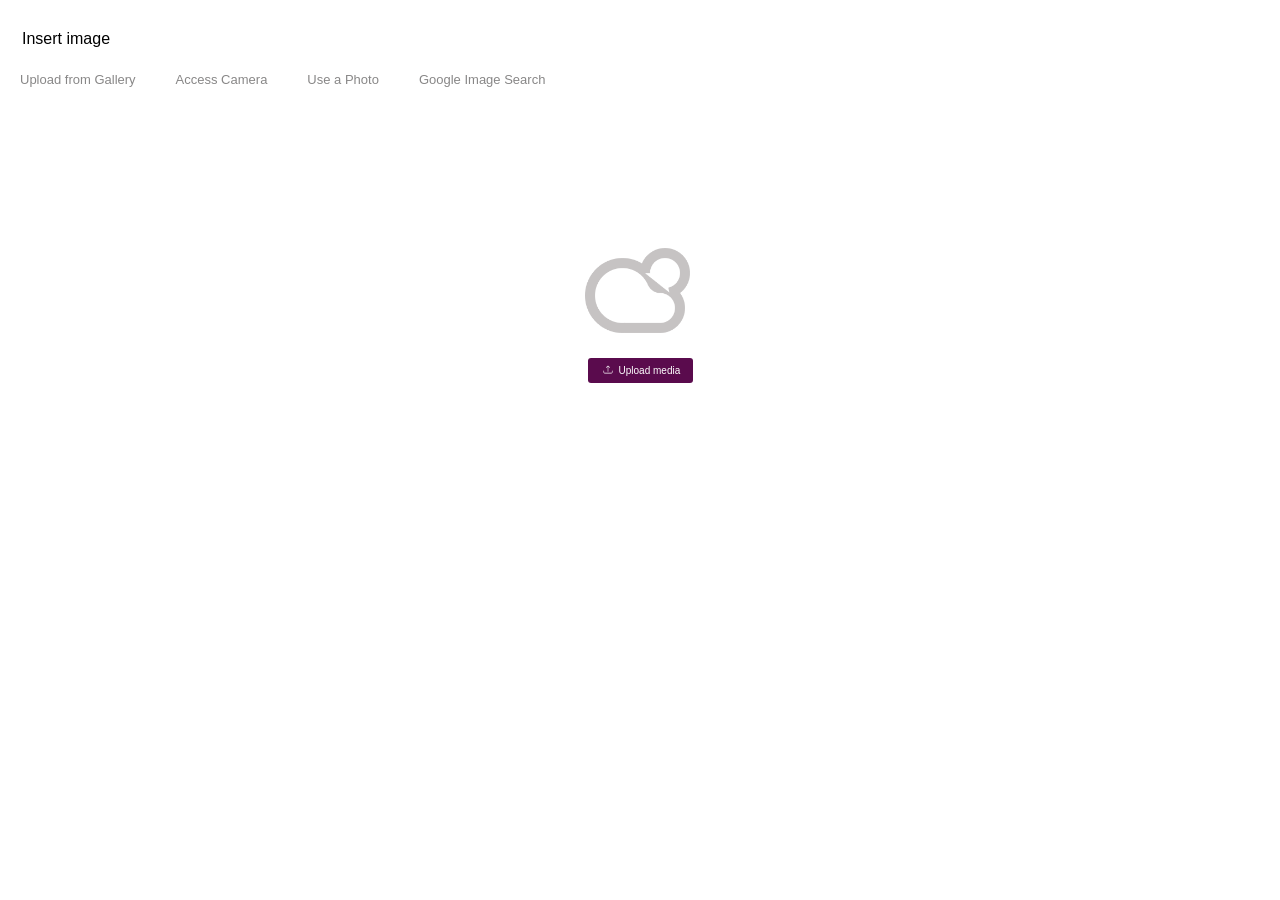
<file: pages/uploadImg.html>
<!DOCTYPE html>
<html lang="en">
<head>
    <meta charset="UTF-8">
    <meta name="viewport" content="width=device-width, initial-scale=1.0">
    <title>Image Options</title>
    <link rel="stylesheet" href="/css/uploadImg.css">
</head>
<body>
    <div class="image-options-container">
        <!-- Options at the Top -->
         <h1 style="font-size: medium; left: 22px; position: absolute; margin-top: 30px; font-weight: lighter;">Insert image</h1>
        <div class="options">
            <div class="option" id="upload-option" onclick="setActiveOption('upload')">
                <label>Upload from Gallery</label>
            </div>
            <div class="option" id="camera-option" onclick="setActiveOption('camera')">
                <label>Access Camera</label>
            </div>
            <div class="option" id="use-photo-option" onclick="setActiveOption('use-photo')">
                <label>Use a Photo</label>
            </div>
            <div class="option" id="google-search-option" onclick="setActiveOption('google-search')">
                <label>Google Image Search</label>
            </div>
        </div>

        <!-- Button in the Middle -->
        <div class="button-container" id="button-container">
            <img src="/Assests/lets-icons_cloud.png" alt="Cloud Logo" class="cloud-logo">
            <button id="action-button"><svg xmlns="http://www.w3.org/2000/svg" width="16" height="9" fill="currentColor" class="bi bi-upload" viewBox="0 0 16 16">
                <path d="M.5 9.9a.5.5 0 0 1 .5.5v2.5a1 1 0 0 0 1 1h12a1 1 0 0 0 1-1v-2.5a.5.5 0 0 1 1 0v2.5a2 2 0 0 1-2 2H2a2 2 0 0 1-2-2v-2.5a.5.5 0 0 1 .5-.5"/>
                <path d="M7.646 1.146a.5.5 0 0 1 .708 0l3 3a.5.5 0 0 1-.708.708L8.5 2.707V11.5a.5.5 0 0 1-1 0V2.707L5.354 4.854a.5.5 0 1 1-.708-.708z"/>
              </svg> Upload media</button>
        </div>
    </div>

    <!-- Hidden File Input for Upload -->
    <input type="file" id="upload-input" accept="image/*" style="display: none;">

    <script src="/js/uploadImg.js"></script>
</body>
</html>
</file>
<file: css/landing.css>
body {
    margin: 0;
    font-family: 'Rubik';
    overflow: hidden !important;
}

.navbar {
    background-color: white;
    padding: 10px 20px;
    display: flex;
    justify-content: space-between;
    align-items: center;
    position: fixed;
    top: 0;
    width: 100%;
    z-index: 1000;
    box-shadow: 0 0 10px rgba(0, 0, 0, 0.3);
  }
  .container {
    margin-left: 50px;
  }
 .info-section {
    width: 90%;
 }
 .fint {
    font-size: small;
    align-items: center;
 }
  .signin:active {
    background-color: rgb(235, 231, 231) !important;
  }

  .signup:active {
    color: rgb(42, 42, 42) !important;
  }

  .hero {
    background-color: #1b496f;
    padding: 20px;
    color: white;
    margin-top: 50px;
}

.btn-danger:active {
    color: rgb(42, 42, 42) !important;
}
.display-4 {
    font-size: xx-large;
}
.lead {
    font-size: lead;
}
.contain1 {    
    width: 100%;
    
}

/* Large Screen (Desktops) */
@media (min-width: 992px) {
    .hero-section {
        height: 100vh;
    }
    .navlogo {
        display: none;
    }
}

/* Medium Screen (Tablets) */
@media (max-width: 991px) {
    .navbar {
        flex-direction: row;
        align-items: flex;
    }
    .hero {
        padding: 20px;
        width: 100%;
    }
    .container {
        padding-left: 0;
        margin-left: 0;
    }
    .img {
        display: none;
    }
    .fint {
        font-size: small;
    }
}

/* Small Screen (Phones) */
@media (max-width: 767px) {
    body {
        overflow-x: auto;
        margin-left: 0;
    }
    .navbar {
        background-color: #1b496f;
        box-shadow: none;
        border: none;
    }
    .hero {
        padding: 20px;
        width: 100%;
        margin-left: 0;
    }
    .hero h1 {
        font-size: 1.2rem;
        margin-left: 0;
    }
    .hero p {
        font-size: 0.8rem;
        margin-left: 0;
    }
    .container {
        padding-left: 0;
        margin-left: 0;
    }
    .hero .btn-danger {
        width: 100%;
    }
    .img {
        display: none;
    }
    .info-section {
        width: 60% 50%;
    }
    .fint {
        font-size: 8.6px;
    }
}
</file>
<file: pagethree.css>
body {
    background-color: #f6faff;
 }
.navbar {
    border-bottom: 1px solid #ddd; /* Divider line for navbar */
}
.sidebar {
    min-height: 100vh; 
    flex-shrink: 0;
    width: 300px;
    height: 100%;
    display: flex;
    align-items: center;
    background: white;
}
.card {
    background-color: #fff;
    border: none;
}
.btn-primary {
    background-color: #5a0b4d; 
    border: none;
}
.btn-secondary {
    background-color: #adb5bd; 
    border: none;
}

.image-upload {
    border: 2px dashed #ccc;
    border-radius: 8px;
    padding: 40px;
    text-align: center;
    cursor: pointer;
    background-color: #f8f9fa;
    display: flex;
    flex-direction: column;
    align-items: center;
    justify-content: center;
}
 
/* Style the image upload icon */
.image-upload i {
    font-size: 40px;
    color: #5a0b4d;
}

.sidebar-border {
    display: inline-block;
    width: 4px;
    height: 20px;
    background-color: #5a0b4d; 
    margin-right: 8px;
}

/* Mobile Responsiveness */
/* @media (max-width: 768px) {
    .bg-primary {
        text-align: center;
        padding: 20px;
    }
} */
</file>
<file: css/dashboard.css>
* {
    margin: 0;
    padding: 0;
}

body {
    font-family: 'Rubik', sans-serif;
    background-color: white;
}

.main-container {
    display: flex;
    height: 100vh;
    width: 100vw;
    flex-direction: column;
}

.left-panel {
    padding: 20px;
    margin-top: 5%;
    padding-left: 50px;
}
 .left-panel h3 {
    color: #5a0b4d;
    font-weight: bold;
    font-size: large;
 }
 .left-panel h4 {
    color: #0A4975;
    font-size: medium;
    font-weight: bold;
 }
 .div1 {
    border: px solid;
    width: 40%;
    height: 30%;
    margin-left: 25%;
    border-radius: 10px;
    box-shadow: 1px 1px 2px grey;
    padding-bottom: 20px;
 }

.btn-primary, .btn11 {
    background-color: #5a0b4d;
    border: none;
    font-size: x-small;
    width: 60px;
    border-radius: 2px;
    padding: 5px;
    
}

.btn-primary:hover {
    background-color: #5a0b4d;
    border-color: #5a0b4d;
}

.navbar {
    background-color: white;
    padding: 10px 20px;
    display: flex;
    justify-content: flex-end;
    position: fixed;
    top: 0;
    width: 100%;
    z-index: 1000;
    box-shadow: 0 0 10px rgba(0, 0, 0, 0.3);
}

.navbar .btn-logout {
    background-color: #5a0b4d;
    color: white;
    border: none;
}

.navbar .btn-logout:hover {
    background-color: #5a0b4d;
}

.quiz-item {
    padding: 10px;
    border: 1px solid #ddd;
    border-radius: 5px;
    margin-top: 10px;
    background-color: #f9f9f9;
    cursor: pointer;
}

.quiz-item:hover {
    background-color: #f1f1f1;
}
</file>
<file: css/pageTwo.css>
body {
    overflow: hidden;
}

.navbar {
    background-color: white;
    padding: 10px 20px;
    display: flex;
    justify-content: space-between;
    align-items: center;
    position: sticky;
    top: 0;
    width: 100%;
    box-shadow: 0 0 10px rgba(0, 0, 0, 0.3);
    z-index: 1;
  }

  .Done:active {
    background-color: #762376 !important;
  }
  .Cancel:active {
    background-color: rgb(212, 212, 212) !important;
  }

  /* .sidebar {
    min-height: 100vh; 
    flex-shrink: 0;
    width: 300px;
    height: 100%;
    display: flex;
    align-items: center;
    background: white;
} */
</file>
<file: css/signin.css>
*{
  margin: 0;
  padding: 0;
}

body {
  font-family: 'Rubik';
  background-color: white;
  margin: 0;
}

.main-container {
  display: flex;
  height: calc(100vh - 60px);
  width: 100vw;
  margin: 0;
}

.left-panel, .right-panel {
  flex: 1;
  height: 100vh;
  width: 40vw;
  margin: 0;
}

.left-panel {
  background-color: #1b496f;
  color: white;
  display: flex;
  flex-direction: column;
  justify-content: center;
  align-items: center;
  padding: 0;
  text-align: center;
  flex: 0.8;
}

.right-panel {
  display: flex;
  justify-content: center;
  align-items: center;
  padding: 20px;
  padding-top: 40px;
  font-size: 0.85em;
  flex: 0.8;
}

.form-container {
  width: 100vw;
  max-width: auto;
  background-color: white;
  padding: 5px;
  border-radius: 2px;
  align-content: center;
  margin-left: 100px;
  border-top-right-radius: 55%;
  
}
.form-header {
  margin-bottom: 20px;
  margin-top: 60px;
  text-align: center;
  position: relative;
  right: 50px;
}

.form-header h2 {
  color: #5a0b4d;
}

.form-footer {
  text-align: center;
  margin-top: 20px;
}

.btn-primary {
  background-color: #2972ad;
  border-color: #2972ad;
  border-radius: 0;
  border-width: 1.5px;
  padding: 8px 12px;
  width: 400px;
}

.error-message {
  background-color: #ffebee; /* Light red background */
  color: #c62828; /* Dark red text */
  padding: 10px;
  border-radius: 4px;
  margin-bottom: 15px;
  text-align: center;
  display: none; /* Hidden by default */
  width: 400px;
}

.btn-primary:hover {
  background-color: #2972ad;
  border-color: #5a0b4d;
  box-shadow: 0 4px 6px #5a0b4d;
  
}

.navbar {
  background-color: white;
  padding: 10px 20px;
  display: flex;
  justify-content: flex-end;
  align-items: center;
  position: fixed;
  top: 0;
  width: 100%;
  z-index: 1000;
  box-shadow: 0 0 10px rgba(0, 0, 0, 0.3);
}

.navbar .btn-signup {
  background-color: #5a0b4d;
  color: white;
  border: none;
}

.navbar .btn-signup:hover {
  background-color: #5a0b4d;
}

.password-suggestions {
  list-style-type: none;
  padding-left: 20px;
}
.left-panel p {
  white-space: nowrap;
}



/* Large Screen (Desktops) */
/* Default styles are applied here */


@media (max-width: 991px) {
    .main-container {
        flex-direction: column;
        height: 80%;
        margin-top: 60px;
        align-items: center;
        justify-content: center;
        width: 100%;
    }
    .left-panel, .right-panel {
        width: 100%;
        padding: 15px;
        box-sizing: border-box;
    }
    .form-container {
        max-width: 95%;
        margin: 0 auto;
        
    }
    .btn-primary {
        width: 100%;
    }
    .left-panel {
      margin-top: 50px;
    }
    .img1, .img2, .img3, .img {
      display: none;
    }
    .form-control {
      width: 95% !important;
      margin: 0 auto;
  }
  .right-panel {
    margin-top: 2px;
    padding-top: 2px;
  }
  .forgot-password {
    position: absolute;
    left: 80% !important;
    float: right;
  }
  .form-header {
    position: relative;
    left: 8px;
  }
}


 @media (max-width: 767px) {
    .form-header {
        margin-top: 20px;
    }
    .btn-primary {
        width: 100%;
    }
    .main-container {
      flex-direction: column;
    }
    .form-control {
        width: 95% !important;
        margin: 0 auto;
    }
    .left-panel {
      margin-top: 50px;
    }
    .right-panel {
      margin-top: 2px;
      padding-top: 2px;
    }
    .img1, .img2, .img3, .img {
      display: none;
    }
    .forgot-password {
      position: absolute;
      left: 60% !important;
      float: right;
    }
}

.linkin {
  text-decoration: none;
}

.link1 {
  color: black;
}

.link2 {
  color: #5a0b4d;
}

.forgot-password {
  color: #5a0b4d;
  float: right;
  font-size: small;
  text-decoration: none;
  margin-top: -20px;
  position: absolute;
  left: 64%;
}
</file>
<file: css/signup.css>
*{
  margin: 0;
  padding: 0;
}

body {
  font-family: 'Rubik';
  background-color: white;
  margin: 0;
}

.main-container {
  display: flex;
  height: calc(100vh - 60px);
  margin: 0;
  width: 100vw;
}

.left-panel, .right-panel {
  flex: 1;
  height: 100vh;
  width: 40vw;
  margin: 0;
}

.left-panel {
  background-color: #1b496f;
  color: white;
  display: flex;
  flex-direction: column;
  justify-content: center;
  align-items: center;
  padding: 0;
  text-align: center;
  flex: 0.8;
}

.right-panel {
  display: flex;
  justify-content: center;
  align-items: center;
  padding: 20px;
  padding-top: 40px;
  font-size: 0.85em;
  flex: 0.8;
}

.form-container {
  width: 100vw;
  max-width: auto;
  background-color: white;
  padding: 5px;
  border-radius: 2px;
  align-content: center;
  margin-left: 100px;
  border-top-right-radius: 55%;
  
}
.form-header {
  margin-bottom: 20px;
  margin-top: 60px;
  text-align: center;
  position: relative;
  right: 50px;
}

.form-header h2 {
  color: #5a0b4d;
}

.form-footer {
  text-align: center;
  margin-top: 20px;
}

.btn-primary {
  background-color: #2972ad;
  border-color: #2972ad;
  border-radius: 0;
  border-width: 1.5px;
  padding: 8px 12px;
  width: 400px;
}

.btn-primary:hover {
  background-color: #2972ad;
  border-color: #5a0b4d;
  box-shadow: 0 4px 6px #5a0b4d;
}

.navbar {
  background-color: white;
  padding: 10px 20px;
  display: flex;
  justify-content: flex-end;
  align-items: center;
  position: fixed;
  top: 0;
  width: 100%;
  z-index: 1000;
  box-shadow: 0 0 10px rgba(0, 0, 0, 0.3);
}

.navbar .btn-signup {
  background-color: #5a0b4d;
  color: white;
  border: none;
}

.navbar .btn-signup:hover {
  background-color: #5a0b4d;
}

.password-suggestions {
  list-style-type: none;
  padding-left: 20px;
}
.left-panel p {
  white-space: nowrap;
}

/* Large Screen (Desktops) */
/* Default styles are applied here */

/* Medium Screen (Tablets) */
@media (max-width: 991px) {
    .main-container {
        flex-direction: column;
        height: 80%;
        margin-top: 60px;
        align-items: center;
        justify-content: center;
        width: 100%;
    }
    .left-panel, .right-panel {
        width: 100%;
        padding: 15px;
        box-sizing: border-box;
    }
    .form-container {
        max-width: 95%;
        margin: 0 auto;
    }
    .btn-primary {
        width: 100%;
    }
    .left-panel {
      margin-top: 50px;
    }
    .img1, .img2, .img3, .img {
      display: none;
    }
    .form-control {
      width: 95% !important;
      margin: 0 auto;
    }
    .right-panel {
      margin-top: 2px;
      padding-top: 2px;
    }
    .form-header {
      position: relative;
      left: 8px;
    }
}

/* Small Screen (Phones) */
@media (max-width: 767px) {
    .form-header {
        margin-top: 20px;
    }
    .btn-primary {
        width: 100%;
    }
    .main-container {
      flex-direction: column;
    }
    .form-control {
        width: 95% !important;
        margin: 0 auto;
    }
    .left-panel {
      margin-top: 50px;
    }
    .right-panel {
      margin-top: 2px;
      padding-top: 2px;
    }
    .img1, .img2, .img3, .img {
      display: none;
    }
}

.linkin {
  text-decoration: none;
}

.link1 {
  color: black;
}

.link2 {
  color: #5a0b4d;
}
</file>
<file: css/uploadImg.css>
/* General Styles */
body, html {
    margin: 0;
    padding: 0;
    font-family: Arial, sans-serif;
    height: 100%;
    overflow: hidden;
}

/* Image Options Container */
.image-options-container {
    display: flex;
    flex-direction: column;
    height: 100vh;
    background-color: white;
}

/* Options at the Top */
.options {
    display: flex;
    margin-top: 50px;
    gap: 20px;
    padding: 10px;
    background-color: white;
    width: 100%;
    box-shadow: none;
}

.option {
    cursor: pointer;
    padding: 10px;
}

.option.active {
    border-bottom: 2px solid #1b496f; /* Underline active option */
}

/* Button in the Middle */
.button-container {
    display: flex;
    flex-direction: column;
    align-items: center;
    margin-top: 120px;
}

.cloud-logo {
    width: 120px; /* Adjust size of the cloud logo */
    margin-bottom: 10px;
}

#action-button {
    padding: 5px 5px;
    font-size: x-small;
    background-color: #5a0b4d;
    color: white;
    border: none;
    border-radius: 3px;
    cursor: pointer;
    height: 25px;
    width: 105px;
}

#action-button:hover {
    background-color: #8e0878;
}
label {
    font-size: small;
    color: #888787;
}
label:hover {
    color: #1b496f;
}
</file>
